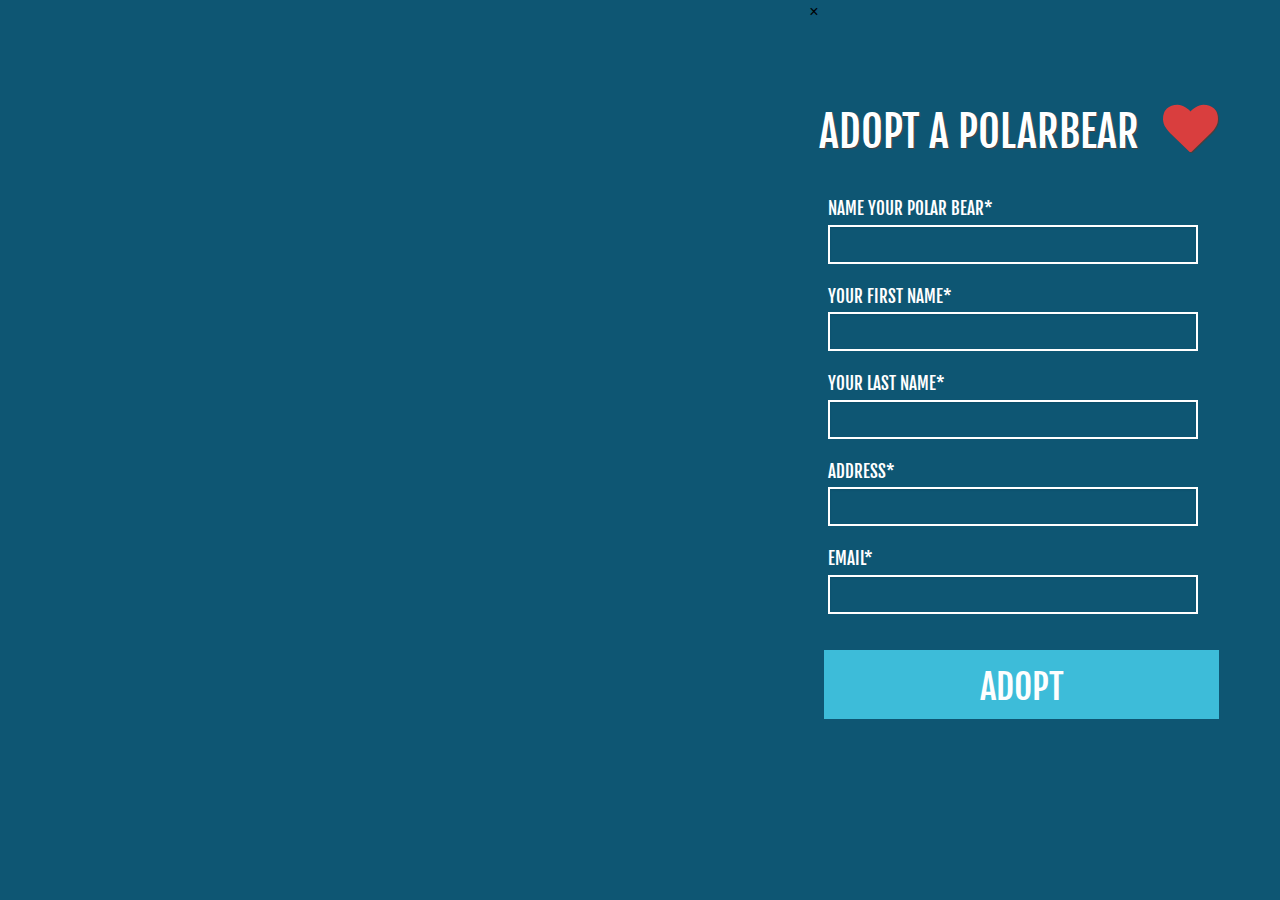
<file: forms.html>
<!DOCTYPE html>
<html>
	<head>
		<title>Polar</title>
		<meta charset="utf-8">
		<meta name="viewport" content="width=device-width, initial-scale=1">

		<link rel="stylesheet" type="text/css" href="css/foundation.min.css">
		<link rel="stylesheet" type="text/css" href="css/font-awesome.min.css">
		<link rel="stylesheet" type="text/css" href="css/animate.css">
		<link rel="stylesheet" type="text/css" href="css/infostyle.css">
		<link rel="stylesheet" type="text/css" href="css/formsstyle.css">
		<link rel="stylesheet" type="text/css" href="css/style.css">
		
		<link href="https://fonts.googleapis.com/css?family=Fjalla+One|Roboto" rel="stylesheet">
		<link href="https://fonts.googleapis.com/css?family=Roboto:300,400,700,900" rel="stylesheet">
		
		<script type="text/javascript" src="js/jquery.js"></script>
		<script type="text/javascript" src="js/foundation.min.js"></script>
		<script type="text/javascript" src="js/wow.min.js"></script>
		<script type="text/javascript" src="js/scripts.js"></script>
	</head>
<body>
	
<div class="banner">

  <div class="animal-image zindex large-7 medium-7 small-12 columns">
  </div>
	
  <div class="wow fadeInRight appear img-info large-5 medium-5 small-12 columns" data-wow-duration="2s" data-wow-delay="0.1s" data-wow-offset="50">
		
		
		<div class="row title align-center" data-closable="slide-out-right">
			
			<a href="index.html">
				<button class="" aria-label="Dismiss alert" type="button" data-close>
					<span aria-hidden="true">&times;</span>
  			</button>
			</a>
			
      <h1 class="text-left">Adopt a polarbear</h1>
				<div class="forms large-9 medium-9 small-12 columns">
					<label class="formlable text-left">Name your polar bear*
						<input type="text">
					</label>
					<label class="formlable text-left">Your first name*
						<input type="text">
					</label>
					<label class="formlable text-left">Your last name*
						<input type="text">
					</label>
					<label class="formlable text-left">Address*
						<input type="text">
					</label>
					<label class="formlable text-left">Email*
						<input type="text">
					</label>
				</div>
 
			<div class="large-10 medium-10 small-12 columns">
				<a class="form-button button align-center" href="#"><h4>Adopt</h4></a>
			</div>
    
		
	</div>		
		
  </div><!-- close img-info-->
</div><!-- close banner-->
<script src="https://code.jquery.com/jquery-3.2.1.js" integrity="sha256-DZAnKJ/6XZ9si04Hgrsxu/8s717jcIzLy3oi35EouyE=" crossorigin="anonymous"></script>
<script src="js/three.min.js"></script>
<script src="js/CSS3DRenderer.js"></script>
<script src="js/OrbitControls.js"></script>
<script src="js/data.js"></script>
<script src="js/main.js"></script>
<script src="js/Panorama.js"></script>
</body>
</html>
</file>
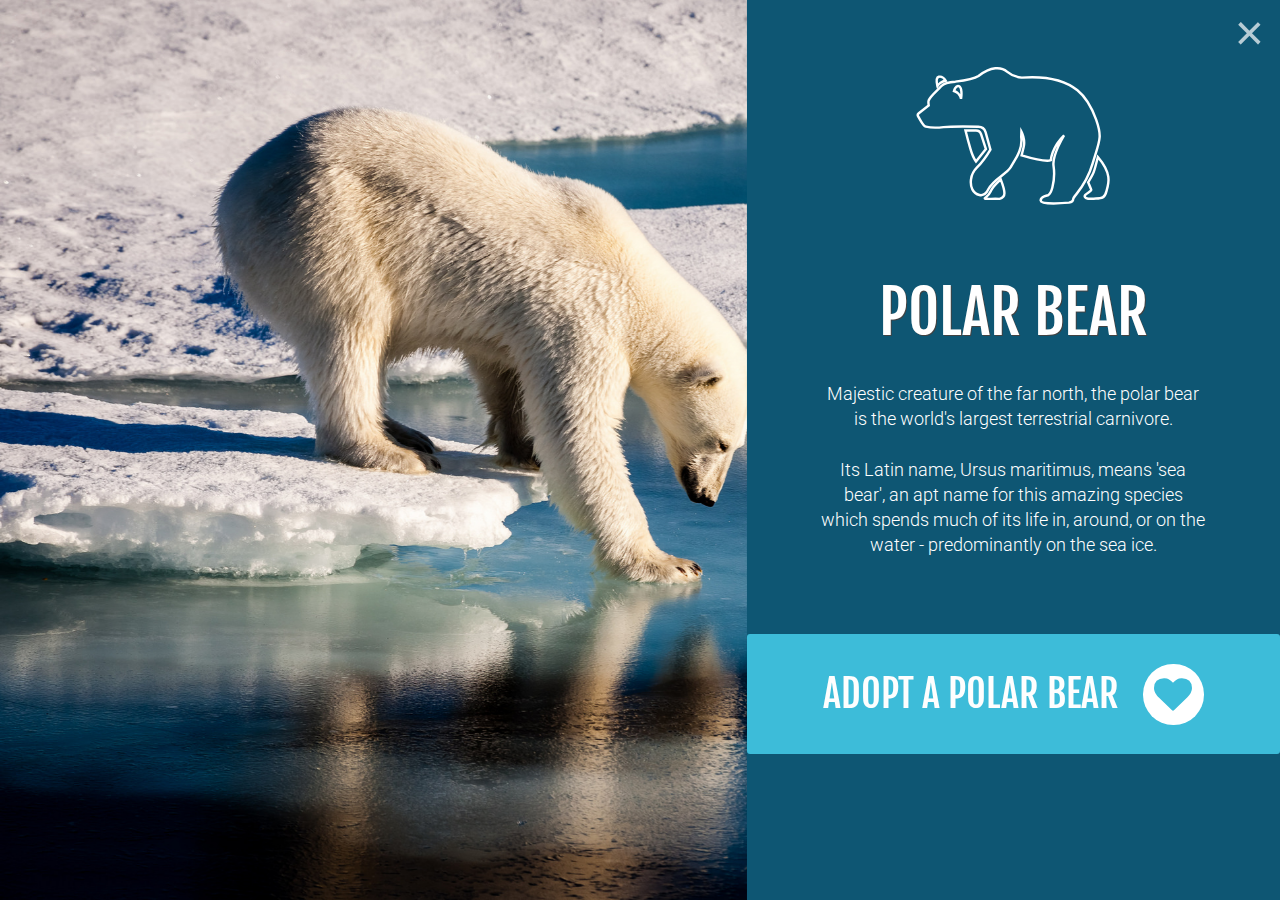
<file: template/infopage.html>
<!DOCTYPE html>
<html>
	<head>
		<title>Polar</title>
		<meta charset="utf-8">
		<meta name="viewport" content="width=device-width, initial-scale=1">
		
		<link rel="stylesheet" type="text/css" href="css/foundation.min.css">
		<link rel="stylesheet" type="text/css" href="css/font-awesome.min.css">
		<link rel="stylesheet" type="text/css" href="css/animate.css">
		<link rel="stylesheet" type="text/css" href="css/infostyle.css">
		
		<link href="https://fonts.googleapis.com/css?family=Fjalla+One|Roboto" rel="stylesheet">
		<link href="https://fonts.googleapis.com/css?family=Roboto:300,400,700,900" rel="stylesheet">
		
		
		<script type="text/javascript" src="js/jquery.js"></script>
		<script type="text/javascript" src="js/foundation.min.js"></script>
		<script type="text/javascript" src="js/wow.min.js"></script>
		<script type="text/javascript" src="js/scripts.js"></script>
	</head>
<body>
	
<div class="banner">

  <div class="img-bg zindex large-7 medium-7 small-12 columns wow fadeInDown appear" data-wow-duration="2s" data-wow-delay="0s" data-wow-offset="50">
  </div>
	
  <div class="wow fadeInDown appear img-info large-5 medium-5 small-12 columns" data-wow-duration="2s" data-wow-delay="0.1s" data-wow-offset="50">
    
		<a href="#">
			<button class="exitform close-button" aria-label="Dismiss alert" type="button" data-close>
				<span aria-hidden="true">&times;</span>
  		</button>
		</a>
		
		<div class="row icon-bg align-center">
      <svg version="1.1" id="Layer_1" xmlns="http://www.w3.org/2000/svg" xmlns:xlink="http://www.w3.org/1999/xlink" x="100px" y="100px"
					 viewBox="153 61 494 355" style="enable-background:new 153 61 494 355; height:16vh;" xml:space="preserve">
				<g>
					<path class="st0" d="M608.8,292.8c0,0-7.7,30.7-10.1,36.5c-1.9,5.8-13.9,25.9-13.9,25.9s6.7,15.8,7.7,18.7
						c1,2.9-13.9,9.1-15.8,13.9c-1.9,4.8,2.9,9.1,21.6,7.7c18.7-1,26.9,1,31.7-18.7C635.7,357.1,643.8,334.1,608.8,292.8z"/>
					<path class="st0" d="M332.8,273.1l-12-36.5c-1.9-5.3-6.7-9.1-12.5-9.1h-25.9c0,0,5.8,23.5,12,44.6c5.8,20.6,13.9,31.7,13.9,31.7
						L332.8,273.1z"/>
					<path class="st0" d="M346.7,373c-3.8,6.7-3.8,12-13.9,18.7c-10.1,6.7,7.7,3.4,33.6,4.3c0,0,12-3.8,12-13.9
						c0-10.1-9.1-34.1-9.1-34.1S350.6,365.8,346.7,373z"/>
					<path class="st0" d="M233.4,104.6c0,0-7.2-12-16.8-9.6c-9.6,2.4-3.4,23-3.4,23S219,107.5,233.4,104.6z"/>
					<path class="st0" d="M604.5,200.6C588.2,156,558.9,86.9,421.1,97c0,0-22.6-2.9-36.5-14.9s-39.4-13-70.1,11c0,0-13,8.6-57.1,13.9
						c0,0-25.9,1-35,11.5c-9.1,10.6-25,22.6-30.7,34.6c-1.4,3.4,0,12.5,0,12.5l-24.5,19.2c-2.4,1.9-2.9,5.8-1.4,8.2
						c4.3,6.2,12,23.5,18.7,25c6.2,1.4,24.5,3.4,43.7,1c14.4-1.4,58.6-1.4,85.9-1c8.2,0,15.4,5.3,17.8,13.4l12,43.2
						c0,0-15.8,26.9-33.6,44.6c-17.8,17.8-16.8,41.8-11,53.3c5.8,12,27.8,25,39.4,0c12-25,45.6-37.4,55.7-55.2
						c9.6-17.8,29.8-42.7,25.4-73.9l0.5-13.4c0,0,10.6,20.2,5.3,39.4c-4.8,19.2-4.8,19.2-4.8,19.2s59.5,17.8,72,12
						c0,0,1.9-31.7,32.6-61.4c0,0-29.8,49.4-25.9,75.4c3.8,25.9,1,38.4-2.9,53.3c-3.8,14.9-10.6,19.2-10.6,19.2s-19.2,2.9-18.2,13.4
						c1,11,69.6,4.8,69.6,4.8s10.6-1.9,10.6-9.1c0-7.2,30.7-28.8,47.5-86.4C613.1,251,620.3,245.3,604.5,200.6z M271.4,149.3
						c0,0-3.8-15.8-17.3-19.2c0,0,3.8-14.9,12-12C274.2,121,272.8,141.1,271.4,149.3z"/>
				</g>
			</svg>
    </div><!-- close svg  -->
    
		<div class="row title align-center">
      <h1 class="text-center">Polar Bear</h1>
    </div>
    
		<div class="row more-info align-center">
      <h2>Majestic creature of the far north, the polar bear is the world's largest terrestrial carnivore.<br>
      <br>
      Its Latin name, Ursus maritimus, means 'sea bear', an apt name for this amazing species which spends much of its life in, around, or on the water - predominantly on the sea ice.</h2> 
    </div>
    
		<div class="row align-center adopt-btn">
			<div class="large-12 medium-12 small-12 columns"></div>
      <a href="forms.html" class="button large expand">ADOPT A POLAR BEAR</a>
    </div>
		
  </div><!-- close img-info-->
</div><!-- close banner-->
</body>
</html>
</file>
<file: css/infostyle.css>
* {
	margin: 0;
	padding: 0;
	box-sizing: border-box;
}

body {
	background-color: #0E5673;
	text-align: center;
	font-weight: 600;
}

.more-info {
	overflow: auto;
	max-height: 100%;
	margin-right: -100px;
	padding-right: 100px;
}

.img-bg {
	background-size: cover;
	background-position: 0% 50%;
	width: 100%;
	height: 100%;
	position: fixed;
	display: block;
	top: 0;
	left: 0;
	padding: 0;
}

.polar-bg {
	background-image: url("../images/polarbear2.jpg");
}

.fox-bg {
	background-image: url("../images/fox-bg.jpg");
}

.wolf-bg {
	background-image: url("../images/wolf.jpg");
}

.ermine-bg {
	background-image: url("../images/ermine.jpg");
}

.otter-bg {
	background-image: url("../images/seaotter2.jpeg");
}

.img-bg img {
	max-width: 800px;
	width: 100vw;
	height: 100vh;
}

.img-info {
	background-color: #0E5673;
	width: 100%;
	height:100%;
	position: fixed;
	top: 0;
	right: 0;
	min-height: 100vh;
	padding:0;
	text-align: center;
	overflow-x: hidden;
	overflow-y: auto;
}

.row.icon-bg.align-center {
	margin: 7vh 0 7vh 0;
}

.row.icon-bg.align-center .st0{
	fill: none;
	stroke: #fff;
	stroke-width:6;
}

.banner {
	position: relative;
	height: 100vh;
}

.title h1 {
	font-family: 'Fjalla One', sans-serif;
	font-weight: 400;
	font-size: 60px;
	color: #fff;
	text-shadow: 1px 1px #424242;
	text-align: center;
	text-transform: uppercase;
}

.more-info h2 {
	font-family: 'Roboto', sans-serif;
	font-weight: 300;
	font-size: 18px;
	color: #fff;
	width: 30vw;
	height: auto;
	padding: 19px 0px;
}

.button {
	margin: 0 auto;
	background-color: #3DBCD9;
}

.button.large.expand:hover  {
	background-color: #158FBF;
}

.row.align-center.adopt-btn {
	right: 0;
	bottom: 0;
	font-size: 2px;
	border-radius: 0;
	color: rgba(255,255,255,.6);
	width: 100%;
}

.button.large.expand {
	width: 100%;
	margin-top: 50px;
	padding: 40px;
	font-family: 'Fjalla One', sans-serif;
	font-weight: 400;
	font-size: 38px;
	text-transform: uppercase;
	display: inline-block;
	background-color: #3DBCD9;
}

.button.large.expand:after {
	font-family: FontAwesome;
	content: "\f004";
	margin-left: 1.5rem;
	padding: 0.7rem;
	background-color: #fff;
	border-radius: 50%;
	color: #3DBCD9;
	height: 111px;
	width: auto;
}

.button.large.expand:hover::after{
	color:#D93E3E;
}


.wow.fadeInLeft.appear {
	visibility: visible;
	animation-duration: 6s;
	animation-delay: 0s;
	animation-name: faded;
}

.exitform.close-button {
	color: #fff;
	font-size: 50px;
	opacity: 0.7;
}

.exitform.close-button:hover {
	opacity: 1;
	transition: 0.5s;
}


@keyframes faded {
	0% {opacity: 0.2;}

	50% {opacity: 0.7}
	80% {opacity: 0.95}
	90% {opacity: 0.98}
	95% {opacity: 0.99}
	100% {opacity: 1;}
}



/*---MEDIA QUERIES---*/

@media (min-width: 1070px) {
	.adopt-btn {
		position: absolute;
	}
}

@media only screen and (max-width: 1070px) and (min-width: 642px)  {
	a.button.expand {
		font-size: 26px;
	}

	.title h1 {
		font-size:50px;
	}

	.more-info h2 {
		font-size: 20px;
	}
}

@media (max-width: 642px) {
	.img-bg {
		z-index:1;
		height: 220px;
		background-position: 50% 20%;
	}

	.icon-bg {
		margin-top: 316px;
	}

	.more-info {
		padding-bottom: 70px;
	}

	a.button.expand {
		font-size: 35px;
	}
	
.adopt-btn {
	position: relative;
	}
}
</file>
<file: css/style.css>
body {
	margin: 0px;
	overflow: hidden;
}

.logoimage{
	position: fixed;
	top: 0;
	left: 15px; 
	background-image: url(../images/logo.png);
	background-size: cover;
	height: 100px;
	width: 329px;
	background-repeat: no-repeat;
	z-index: 10004;
}

.shadow {
	background-color: #000000;
	opacity:0.9;
}

#container {
	position: absolute;
	top: 0;
	left: 0;
	right: 0;
	bottom: 0;
}

.land-div  {
	transform: translate(-81%, -206%) matrix3d(1, 0, 0, 0, 0, 0, 1, 0, 0, -13, 0, 0, -201, -62, -8, 3) !important;
	color:#fff;
	text-shadow: 2px 2px 4px #000000;
	-webkit-font-smoothing: subpixel-antialiased;
	zoom: 168%;
	}

.sea-div  {
	transform: translate(131%, -206%) matrix3d(1, 0, 0, 0, 0, 0, 1, 0, 0, -17, 0, 0, -204, -62, 96, 3) !important;
	color:#fff;
	text-shadow: 2px 2px 4px #000000;
	-webkit-font-smoothing: subpixel-antialiased;
	zoom: 168%;
}

.threats-div  {
	transform: translate(-108%, -206%) matrix3d(1, 0, 0, 0, 0, 0, 1, 0, 0, -13, 0, 0, 245, -62, 181, 3) !important;
	color:#fff;
	text-shadow: 2px 2px 4px #000000;
	-webkit-font-smoothing: subpixel-antialiased;
	zoom: 168%;
}

.protected-div  {
	transform: translate(91%, -209%) matrix3d(1, 0, 0, 0, 0, 0, 1, 0, 0, -20, 0, 0, -204, -63, -7, 3) !important;
	color:#fff;
	text-shadow: 2px 2px 4px #000000;
	-webkit-font-smoothing: subpixel-antialiased;
	zoom: 168%;
}

#info {
	position: absolute;
	top: 10px;
	width: 100%;
	text-align: center;
	z-index: 100;
	display:block;
}

#content {
	position: absolute;
	top:0;
	bottom: :2rem;
	right:2rem;
	left:0;
	background-color: #fff;
	display: none;
	z-index: 1000;
}

#content.visible {
	display: block;
}

#sphere {
	z-index: 0;
}

.btn-animal-outer {
	top: -90px;
	left: 54px;
	font-size: 35px;
}

.btn-animal-inner:hover{ 
	transition: all 200ms ease-in;
	transform: scale(1.1); 
}

.btn-animal-outer.polarbear, .btn-animal-outer.seaotter, .btn-animal-outer.oil_gas {
	transform: translate(90%, -45%) matrix3d(3.4, 0, -4.4445, 0, 0, -5, 0, 0, 0, 0, -1, 0, 7244, 3, 4820, 3) !important;
}

.btn-animal-outer.arcticfox, .btn-animal-outer.narwhal, .btn-animal-outer.climate_change {
	transform: translate(109%, -44%) matrix3d(-1, 0, -1, 0, 0, -1.3, 0, 0, 0, 0, -1, 0, 281, 9, -2390, 1) !important;
}

.btn-animal-outer.arcticwolf, .btn-animal-outer.orca, .btn-animal-outer.shipping {
	transform: translate(-1319%, -45%) matrix3d(6, 0, 1.8, 0, 0, -5.6, 0, 0, 0, 0, -1, 0, 5539, 3, 12519, 0.7) !important;
}

.btn-animal-outer.ermine, .btn-animal-outer.walrus, .btn-animal-outer.mining {
	transform: translate(-332%, -30%) matrix3d(-6.2, 0, 6.2, 0, -2, -8, -1.1, 0, 0, 0, -1, 0, -4055, 3, -2806, 7) !important;
}

.btn-animal-outer.arctic_nature {
	transform: translate(90%, -45%) matrix3d(3.4, 0, -8.4445, 0, 0, -8, 0, 0, 0, 0, -1, 0, 7244, 3, 4820, 14) !important;

}

.btn-animal-outer.lemmenjoki {
	transform: translate(-332%, -30%) matrix3d(-9.2, 0, 10.2, 0, -4, -13, -1.1, 0, 0, 0, -1, 0, -4055, 3, -2806, 14) !important;
}

.btn-animal-inner {  
	background-size: cover;
	border-radius: 50%;
	border: 30px solid white;
	position: relative;
	right: 186px;
	bottom: 200px;
	width: 1000px;
	height: 1000px;
}

.btn-animal-inner::before {
	content: attr(data-content);
	display: table;
	position: absolute;
	top: 1069px;
	font-family: 'Fjalla One';
	font-size: 165px;
	color:#fff;
	text-transform: uppercase;
	-moz-transform: matrix(-1, 0, 0, 1, 0, 0);
	-webkit-transform: matrix(-1, 0, 0, 1, 0, 0);
	-o-transform:matrix(-1, 0, 0, 1, 0, 0);
	text-shadow: black 0.1em 0.1em 0.2em;
}

/*--- Position of bubble text ---*/
.ermineInner::before {
	left: 334px;
}
.arcticFoxInner::before {
	left: 200px;
}
.polarbearInner::before {
	left: 100px;
}
.arcticFoxInner::before {
	left: 100px;
}
.arcticWolfInner::before {
	left: 100px;
}
.seaOtterInner::before {
	left: 200px;
}
.walrusInner::before {
	left: 240px;
}
.narwhalInner::before {
	left: 155px;
}
.orcaInner::before {
	left: 320px;
}
.miningInner::before {
	left: 300px;
}
.climateInner::before {
	left: 26px;
}
.oilGasInner::before {
	left: 175px;
}
.shippingInner::before {
	left: 176px;
}

.animal-image {
	background-size: cover;
	width: 100%;
	height: 100%;
	position: fixed;
	display: block;
	top: 0;
	left: 0;
	padding: 0;
}

.animal-icon {
	width: 300px;
	height: 180px;
	background-position: 39%, 27%;
	background-size: 67%;
	background-repeat: no-repeat;
}

.close {
	position: fixed;
	top: 0;
	right: 0;
	height: 40px;
	width: 40px;
	background-color: red;
}

#form-window {
	position: fixed;
	top: 0;
	left: 0;
	width: 100%;
	height: 100%;
	background-color: #fff;
	padding: 2rem;
	display: none;
	z-index: 10001;
}

/*--- Info window ---*/
#info-window {
	position: fixed;
	top:0;
	left:0;
	width:100%;
	height:100%;
	background-color:#fff;
	padding:2rem;
	display:none;
	z-index: 10000;
}

#info-window.visible {
	display:block;
}

#form-window.visible {
	display:block;
}
</file>
<file: template/css/infostyle.css>
body {
	background-color: #0E5673;
	text-align: center;
	font-weight: 600;
}

.img-bg {
	background-image: url("../images/polarbear2.jpg");
	background-size: cover;
  background-position: 0% 50%;
	width: 100%;
	height: 100%;
	position: fixed;
	display: block;
  top: 0;
  left: 0;
  padding: 0;
}

.img-bg img {
	max-width: 800px;
	width: 100vw;
  height: 100vh;
}

.img-info {
	background-color: #0E5673;
	width: 100%;
	height:auto;
	position: absolute;
	top: 0;
	right: 0;
	min-height: 100vh;
	padding:0;
	text-align: center;
}

.row.icon-bg.align-center {
	margin: 7vh 0 7vh 0;
}

.row.icon-bg.align-center .st0{
	fill: none;
	stroke: #fff;
	stroke-width:6;
}

.banner {
	position: relative;
	height: 100vh;
}

.title h1 {
	font-family: 'Fjalla One', sans-serif;
	font-weight: 400;
	font-size: 60px;
	color: #fff;
	text-shadow: 1px 1px #424242;
	text-align: center;
	text-transform: uppercase;
}

.more-info h2 {
	font-family: 'Roboto', sans-serif;
	font-weight: 300;
	font-size: 18px;
	color: #fff;
	width: 30vw;
	height: auto;
	padding: 19px 0px;
}

.button {
	margin: 0 auto;
	background-color: #3DBCD9;
}

a.button.large.expand:hover  {
	background-color: #158FBF;
}

.row.align-center.adopt-btn {
	position: relative;
	right: 0;
	bottom: 0;
	font-size: 2px;
	border-radius: 0;
	color: rgba(255,255,255,.6);
	width: 100%;
}

a.button.large.expand {
	width: 100%;
	margin-top: 50px;
	padding: 40px;
	font-family: 'Fjalla One', sans-serif;
	font-weight: 400;
	font-size: 38px;
	text-transform: uppercase;
	display: inline-block;
	background-color: #3DBCD9;
}

a.button.large.expand:after {
	font-family: FontAwesome;
	content: "\f004";
	margin-left: 1.5rem;
	padding: 0.7rem;
	background-color: #fff;
	border-radius: 50%;
	color: #3DBCD9;
	height: 111px;
	width: auto;
}

a.button.large.expand:hover::after{
	color:#D93E3E;
}


.wow.fadeInLeft.appear {
	visibility: visible;
	animation-duration: 6s;
	animation-delay: 0s;
	animation-name: faded;
}

.exitform.close-button {
	color: #fff;
	font-size: 50px;
	opacity: 0.7;
}

.exitform.close-button:hover {
	opacity: 1;
	transition: 0.5s;
}


@keyframes faded {
	0% {opacity: 0.2;}
	
	50% {opacity: 0.7}
	80% {opacity: 0.95}
	90% {opacity: 0.98}
	95% {opacity: 0.99}
  100% {opacity: 1;}
}



/*---MEDIA QUERIES---*/

@media (min-width: 1070px) {
    .adopt-btn {
    	    position: absolute;
    }
}

@media only screen and (max-width: 1070px) and (min-width: 642px)  {

	   a.button.expand {
	   
	font-size: 26px;
	
}

.title h1 {
	font-size:50px;
}

.more-info h2 {
	font-size: 20px;
}
}

@media (max-width: 642px) {
    .img-bg {
    	z-index:1;
    	    height: 220px;
    	        background-position: 50% 20%;
    }

   

    .icon-bg {
    	    margin-top: 316px;

    }

    .more-info {
    	padding-bottom: 70px;
    }

    a.button.expand {
	   
	font-size: 35px;
	
}
    .adopt-btn {
    	    position: relative;
    }
}
</file>
<file: css/formsstyle.css>
html {
	overflow: hidden;
}

h1.text-left{
	font-size: 42px;
	margin: 10vh 0 3vh 0;
}

h1.text-left:after {
	font-family: FontAwesome;
	content: "\f004";
	margin-left: 1.5rem;
	color:#D93E3E;
	font-size: 55px;
}

a.button.large.expand:after {
	display: none;
}

.form-button {
	margin: 2vh;
	width: 395px;
	height: 69px;
	border-radius: 0;
}

.form-button:hover {
	background-color: #158FBF;
}

.form-button h4 {
	text-transform: uppercase;
	font-family: 'Fjalla One', sans-serif;
	font-size: 35px;
}

.formlable {
	text-transform: uppercase;
	font-family: 'Fjalla One', sans-serif;
	color: #fff;
	font-size: 17px;
	padding-bottom: 2px;
}

.formlable input, input {
	font-family: 'Roboto', sans-serif;
	border-radius: 0;
	border: solid 2px #fff;
	background-color: rgba(255,255,255,0);
	color: #fff;
	font-size: 16px;
}

.forms input {
	font-family: 'Roboto', sans-serif;
	border-radius: 0;
	border: solid 2px #fff;
	background-color: rgba(255,255,255,0);
	color: #fff;
	font-size: 16px;
}

.forms input:focus {
	background-color: rgba(255,255,255,0);
	border: solid 2px #fff;
	box-shadow:10 1px 4px rgba(0, 0, 0, 0.3), 0 0 40px rgba(0, 0, 0, 0.1) inset;
	color: #fff;
	font-size: 16px;
}

.formlable input:focus {
	background-color: rgba(255,255,255,0);
	border: solid 2px #fff;
	box-shadow:10 1px 4px rgba(0, 0, 0, 0.3), 0 0 40px rgba(0, 0, 0, 0.1) inset;
	color: #fff;
	font-size: 16px;
}
</file>
